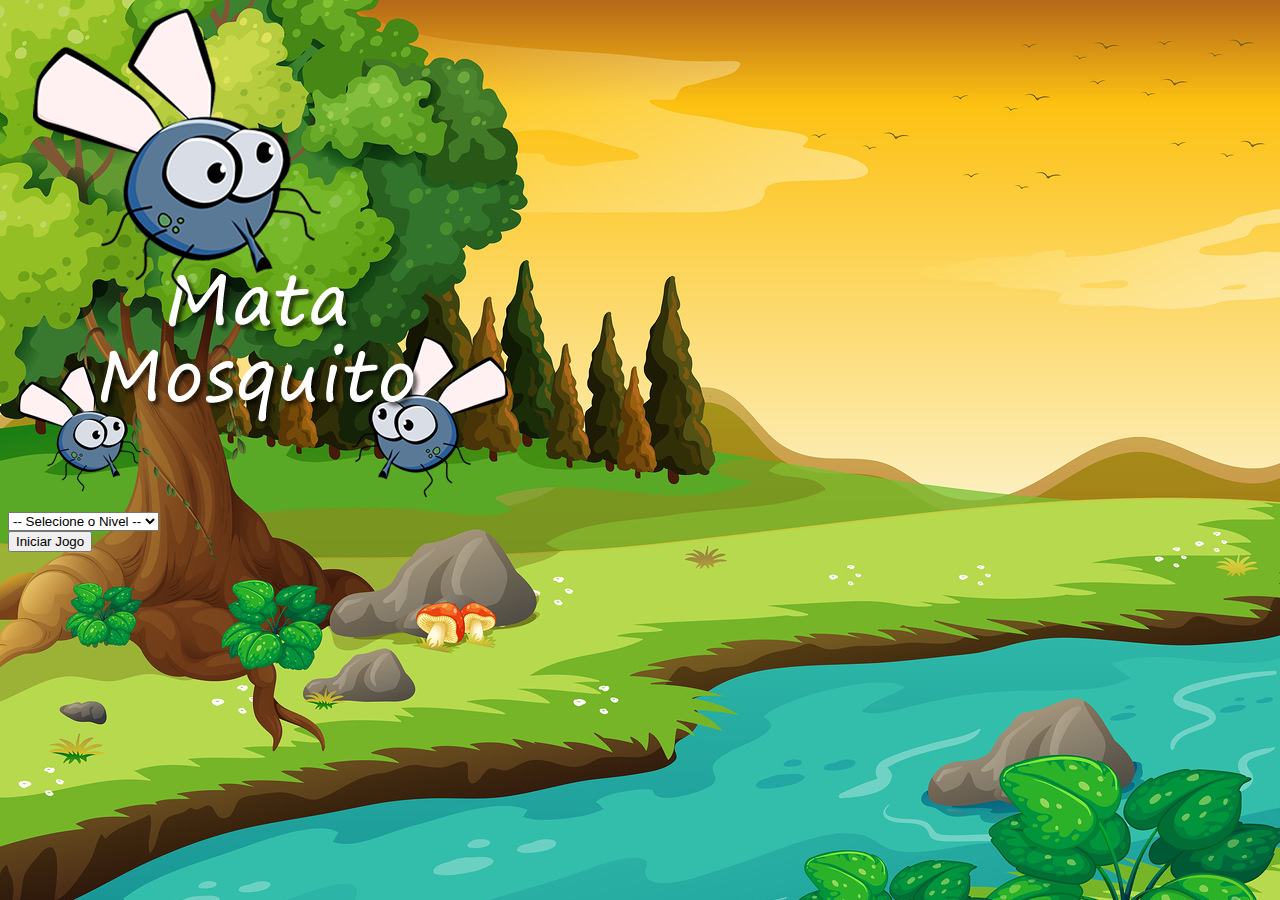
<file: index.html>
<!DOCTYPE html>
<html>
<head>
	<meta charset="utf-8">
	<title>Jogo Mata Mosca</title>
	<link href="https://cdn.jsdelivr.net/npm/bootstrap@5.1.2/dist/css/bootstrap.min.css" rel="stylesheet" integrity="sha384-uWxY/CJNBR+1zjPWmfnSnVxwRheevXITnMqoEIeG1LJrdI0GlVs/9cVSyPYXdcSF" crossorigin="anonymous">

	<link rel="stylesheet" type="text/css" href="style.css">
	<script type="text/javascript">
		function startGame() {
			var level = document.getElementById('lvl').value

			if(level === ""){
				alert ("selecione um Nível")
				return false
			}

			window.location.href = "app.html?" + level
		}
	</script>
</head>
<body>
	<div class="container">
		<div class="row">
			<div class="col">
				<div class="d-flex justify-content-center">
					<img src="img/game.png">
				</div>
			</div>
		</div>
		<div class="row">
			<div class="col">
				<div class="d-flex justify-content-center">
					<div class="mb-2">
						<select class="form-control" id="lvl">
							<option value="">-- Selecione o Nivel --</option>
							<option value="1">fácil</option>
							<option value="2">Normal</option>
							<option value="3">Difícil</option>
							<option value="4">Insano</option>
						</select>
					</div>
				</div>
			</div>
		</div>
		<div class="row">
			<div class="col">
				<div class="d-flex justify-content-center">
					<button type="button" class="btn btn-danger btn-lg" onclick="startGame()">Iniciar Jogo</button>
				</div>
			</div>
		</div>
	</div>
</body>
</html>
</file>
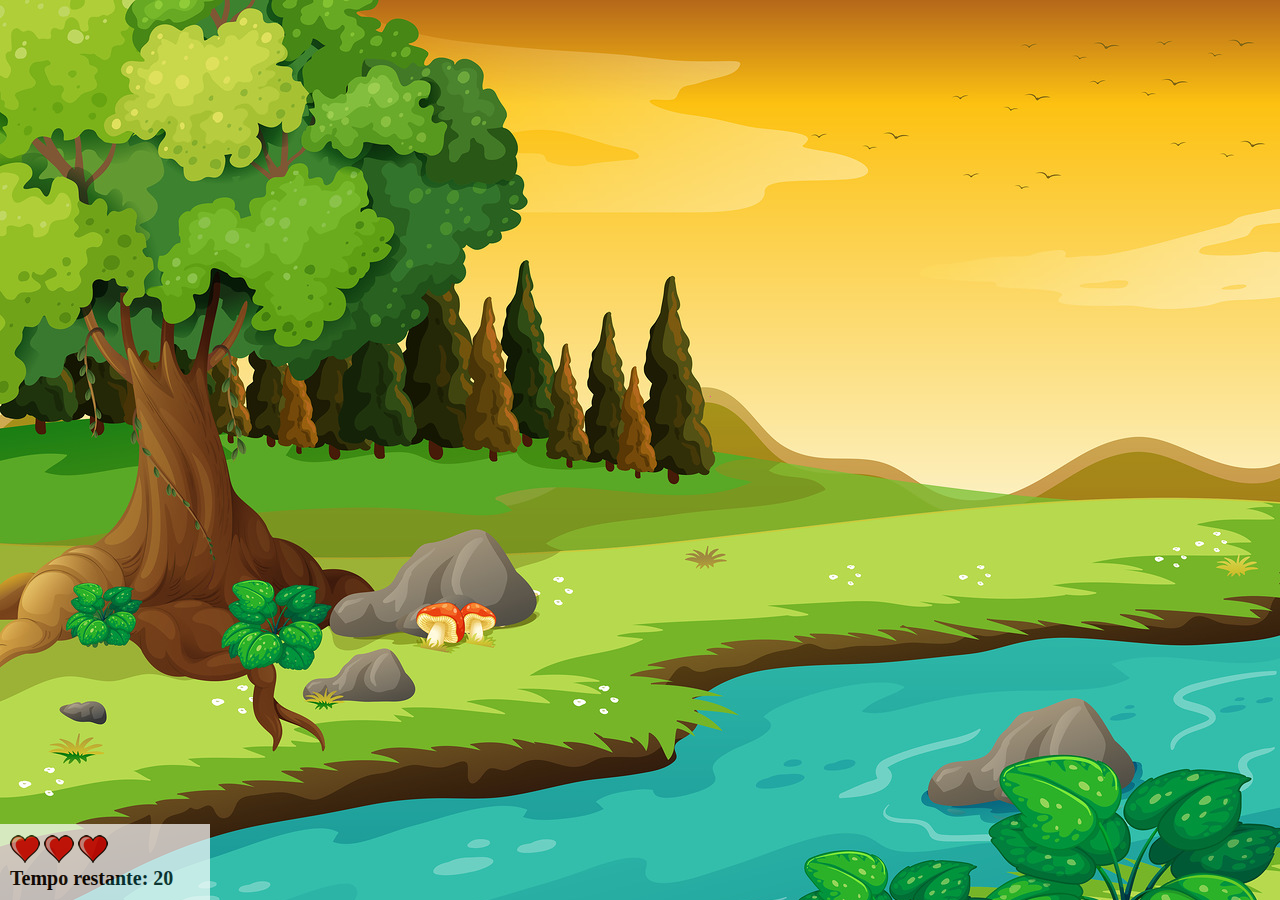
<file: app.html>
<!DOCTYPE html>
<html>
<head>
	<meta charset="utf-8">
	<title>Jogo Mata Mosca - game </title>

	<link rel="stylesheet" type="text/css" href="style.css">
	<script src="game.js"></script>
</head>
<body onresize="adjustSize()">

	<div class="panel">
		<div class="life">
			<img id="l1" src="img/full-heart.png">
			<img id="l2" src="img/full-heart.png">
			<img id="l3" src="img/full-heart.png">
		</div>
		<div class="stopwatch"> Tempo restante: <span id="gameTime"></span> </div>
	</div>

	<script>
		document.getElementById('gameTime').innerHTML = time

		var flyOn = setInterval(function() {
			dinamicImg()
		}, timeFlyCreate)
	</script>
</body>
</html>
</file>
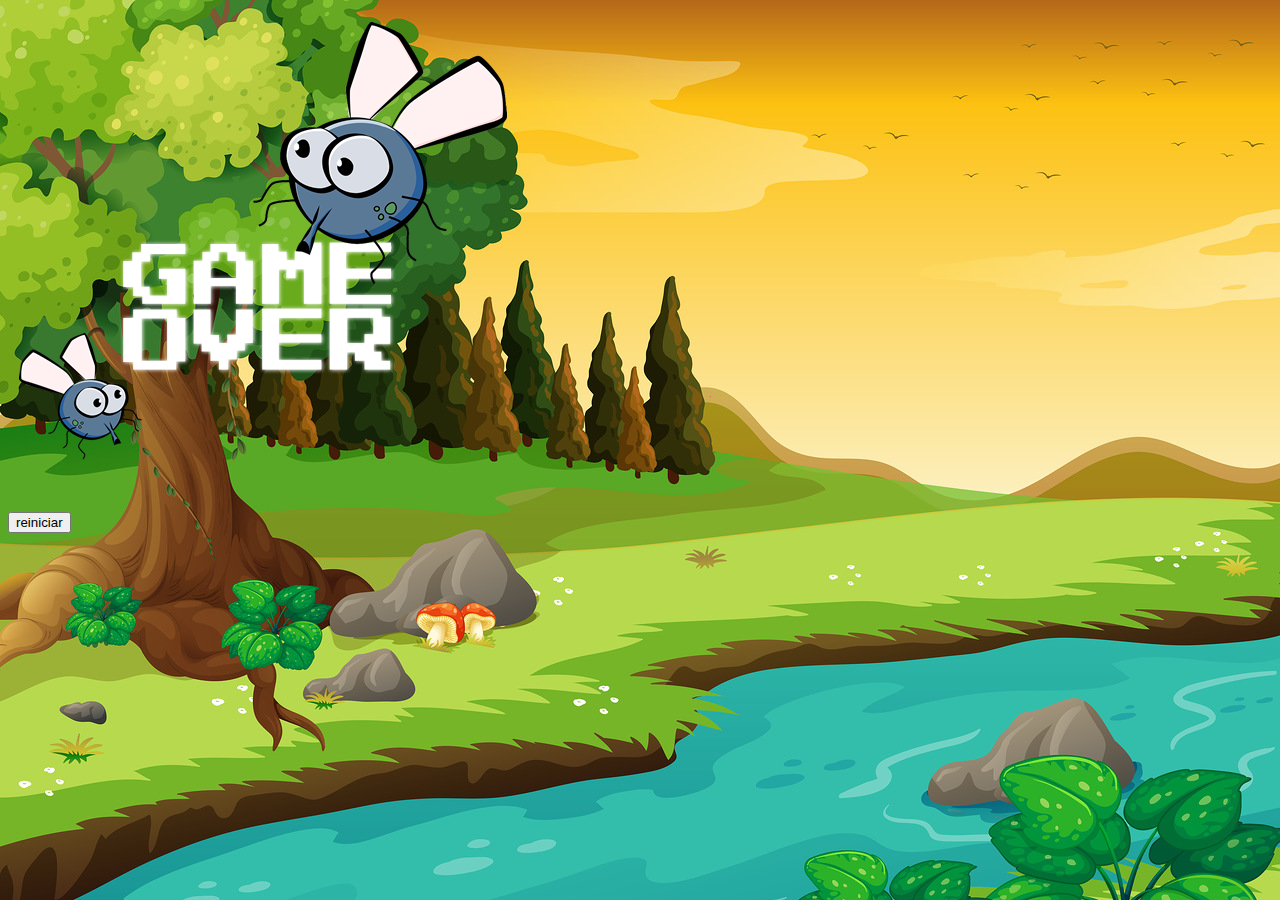
<file: gameover.html>
<!DOCTYPE html>
<html>
<head>
	<meta charset="utf-8">
	<title>Jogo Mata Mosca</title>
	<link href="https://cdn.jsdelivr.net/npm/bootstrap@5.1.2/dist/css/bootstrap.min.css" rel="stylesheet" integrity="sha384-uWxY/CJNBR+1zjPWmfnSnVxwRheevXITnMqoEIeG1LJrdI0GlVs/9cVSyPYXdcSF" crossorigin="anonymous">

	<link rel="stylesheet" type="text/css" href="style.css">
</head>
<body>
	<div class="container">
		<div class="row">
			<div class="col">
				<div class="d-flex justify-content-center">
					<img src="img/game_over.png">
				</div>
			</div>
		</div>
		<div class="row">
			<div class="col">
				<div class="d-flex justify-content-center">
					<button type="button" class="btn btn-dark btn-lg" onclick="window.location.href = 'index.html' ">reiniciar</button>
				</div>
			</div>
		</div>
	</div>
</body>
</html>
</file>
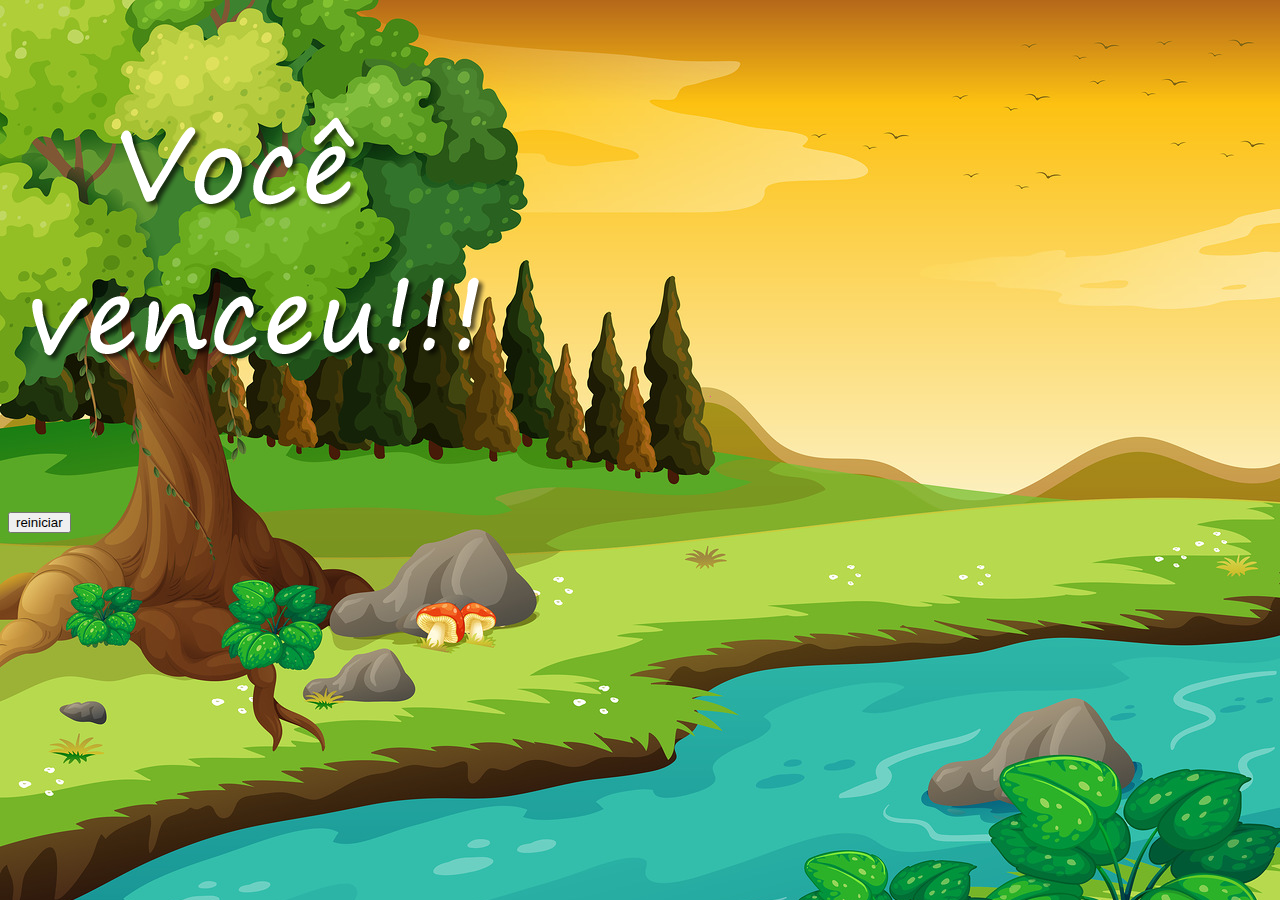
<file: winner.html>
<!DOCTYPE html>
<html>
<head>
	<meta charset="utf-8">
	<title>Jogo Mata Mosca</title>
	<link href="https://cdn.jsdelivr.net/npm/bootstrap@5.1.2/dist/css/bootstrap.min.css" rel="stylesheet" integrity="sha384-uWxY/CJNBR+1zjPWmfnSnVxwRheevXITnMqoEIeG1LJrdI0GlVs/9cVSyPYXdcSF" crossorigin="anonymous">

	<link rel="stylesheet" type="text/css" href="style.css">
</head>
<body>
	<div class="container">
		<div class="row">
			<div class="col">
				<div class="d-flex justify-content-center">
					<img src="img/victory.png">
				</div>
			</div>
		</div>
		<div class="row">
			<div class="col">
				<div class="d-flex justify-content-center">
					<button type="button" class="btn btn-dark btn-lg" onclick="window.location.href = 'index.html' ">reiniciar</button>
				</div>
			</div>
		</div>
	</div>
</body>
</html>
</file>
<file: style.css>
/* Alterando o cursor para o mata mosca -- 
Changing the cursor to fly kill */
html {
	cursor: url('img/kill-fly.png') 30 30, auto;
}

/* Imagem de fundo -- background image*/
body {
	background-image: url(img/bg.jpg);
	background-repeat: no-repeat;
	background-size: 100%;
}

/* tamanhos da mosca -- fly size*/
.fly1{width: 50px; height: 50px;}
.fly2{width: 70px; height: 70px;}
.fly3{width: 90px; height: 90px;
}

/* inverte posição da mosca -- invert fly */
.flyInvert {transform: scaleX(-1);}

/* Painel -- panel */
.panel{
	position: absolute;
	width: 190px;
	padding: 10px;
	bottom: 0;
	left: 0;
	border-top: solid 1px #fff;
	background-color: #fff;
	opacity: 0.7;
}

/* vida -- Life */
.life {float: left;}

/* Cronômetro */
.stopwatch{
	float: left;
	font-size: 20px;
	font-weight: bold;
}
</file>
